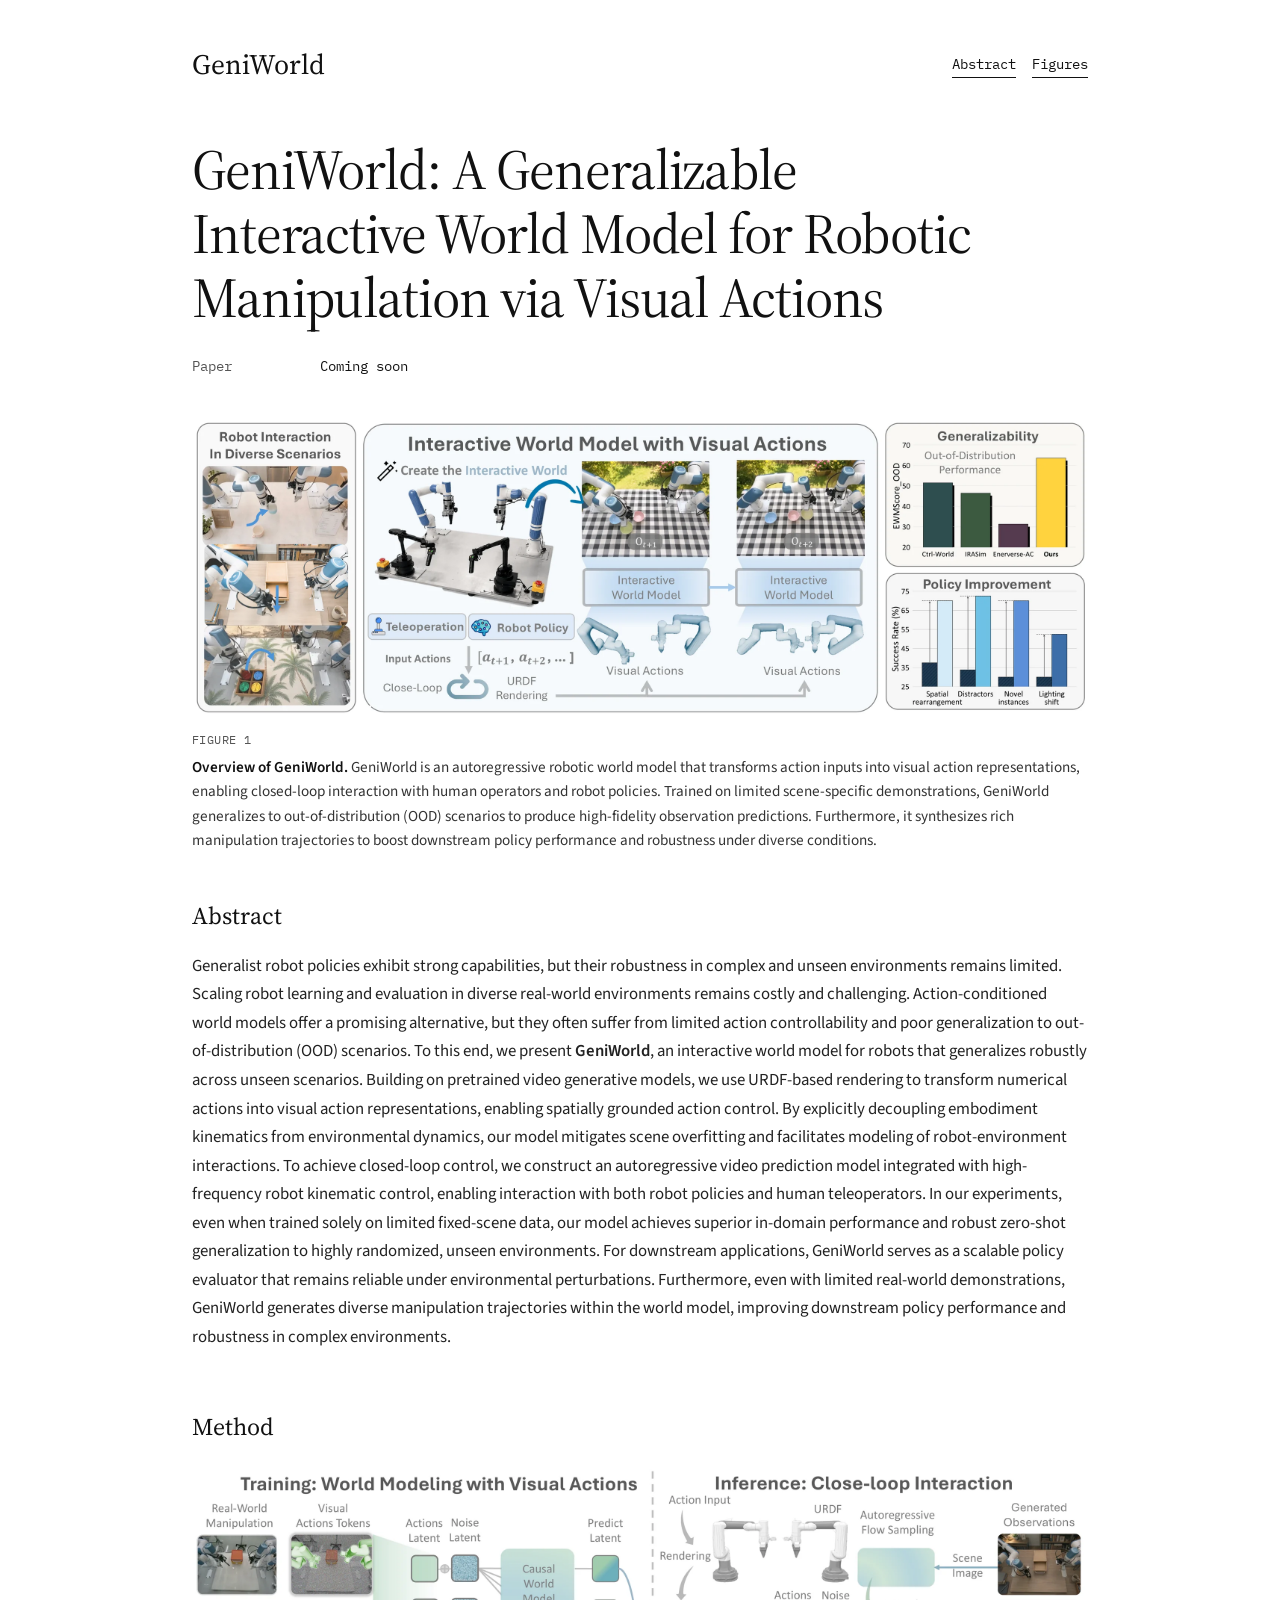
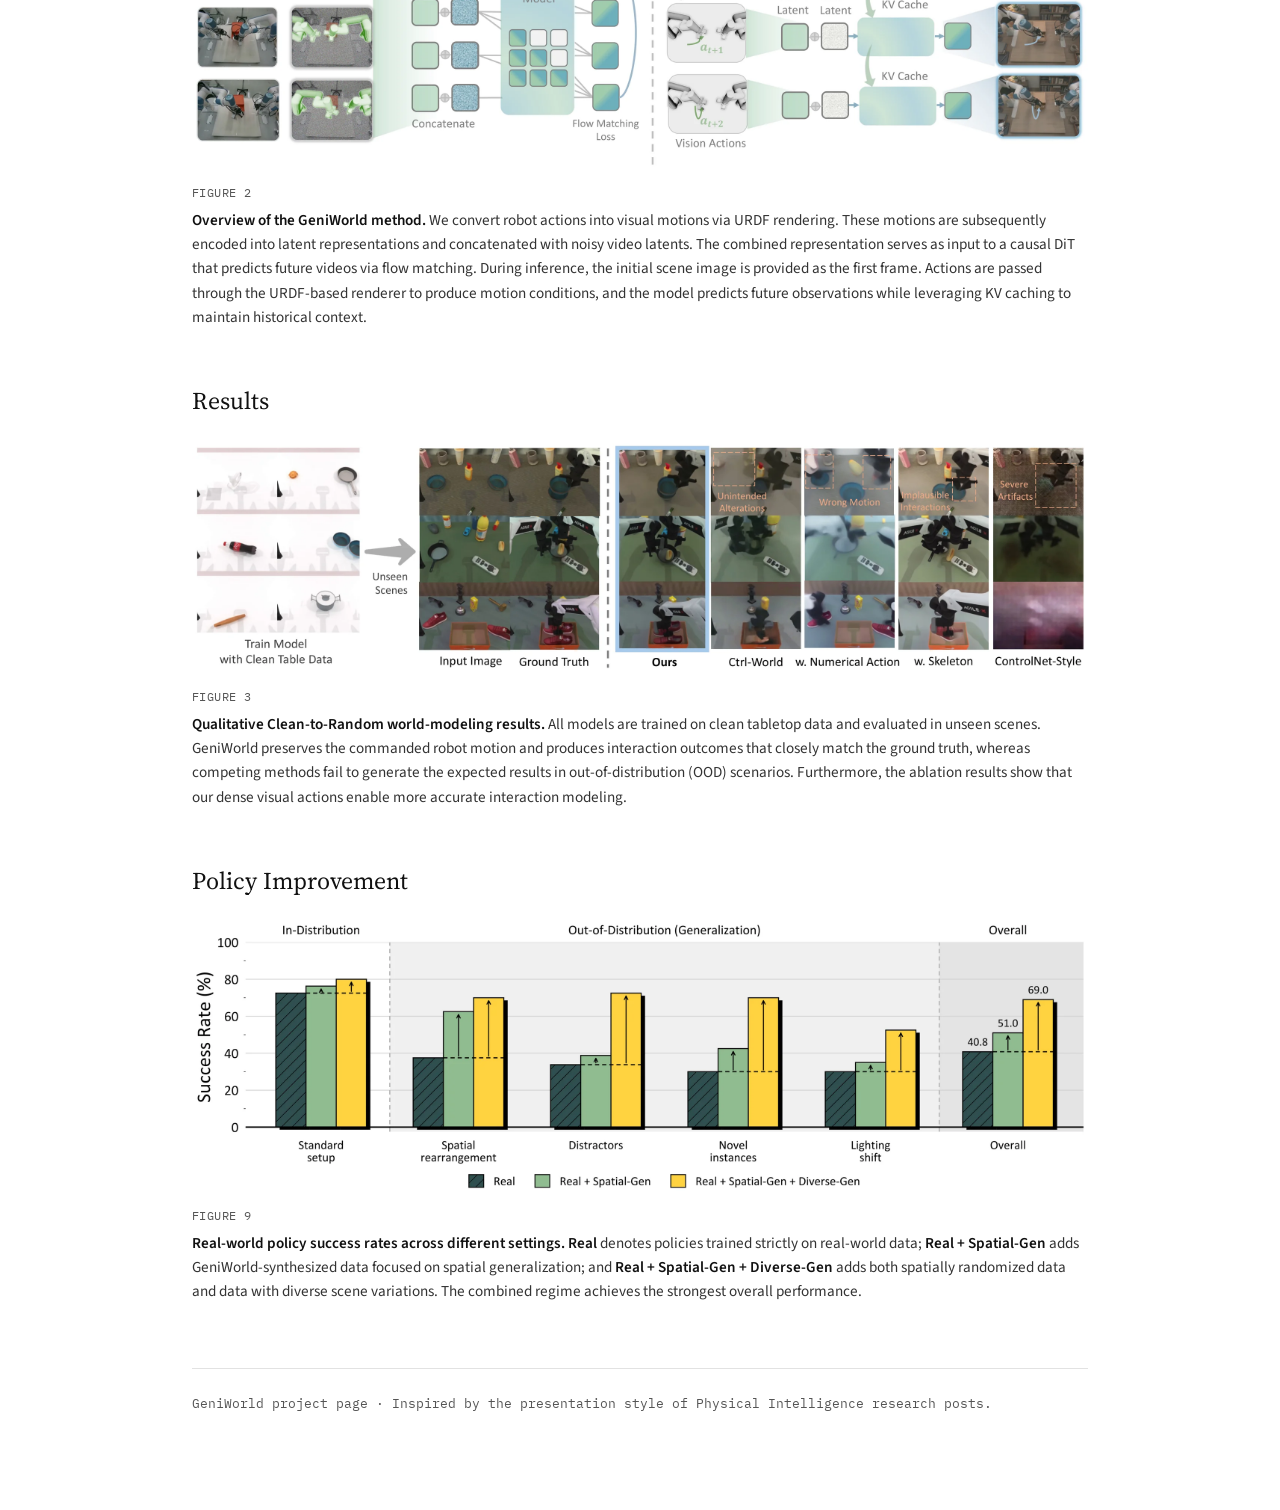
<file: GeniWorld/index.html>
<!DOCTYPE html>
<html lang="en">
  <head>
    <meta charset="utf-8" />
    <meta name="viewport" content="width=device-width, initial-scale=1" />
    <title>GeniWorld: A Generalizable Interactive World Model for Robotic Manipulation via Visual Actions</title>
    <meta
      name="description"
      content="GeniWorld is an interactive world model for robots that generalizes robustly across unseen scenarios via visual action representations."
    />
    <link rel="preconnect" href="https://fonts.googleapis.com" />
    <link rel="preconnect" href="https://fonts.gstatic.com" crossorigin />
    <link
      href="https://fonts.googleapis.com/css2?family=IBM+Plex+Mono:wght@400;500&family=Source+Sans+3:wght@400;500;600&family=Source+Serif+4:opsz,wght@8..60,400;8..60,600&display=swap"
      rel="stylesheet"
    />
    <link rel="stylesheet" href="styles.css" />
  </head>
  <body>
    <div class="page">
      <header class="site-header">
        <a class="brand" href="#">GeniWorld</a>
        <nav class="nav" aria-label="Primary">
          <a href="#abstract">Abstract</a>
          <a href="#figures">Figures</a>
        </nav>
      </header>

      <section class="hero">
        <h1>
          GeniWorld: A Generalizable Interactive World Model for Robotic
          Manipulation via Visual Actions
        </h1>
        <dl class="meta">
          <dt>Paper</dt>
          <dd>Coming soon</dd>
        </dl>
      </section>

      <figure class="figure figure--hero" id="figure-1">
        <div class="figure-frame">
          <picture>
            <source srcset="assets/figures/figure1.webp" type="image/webp" />
            <img
              src="assets/figures/figure1.png"
              alt="Overview of GeniWorld: an autoregressive robotic world model with visual action representations"
              loading="eager"
            />
          </picture>
        </div>
        <figcaption class="figure-caption">
          <div class="figure-label">Figure 1</div>
          <span class="caption-title">Overview of GeniWorld.</span>
          GeniWorld is an autoregressive robotic world model that transforms
          action inputs into visual action representations, enabling closed-loop
          interaction with human operators and robot policies. Trained on limited
          scene-specific demonstrations, GeniWorld generalizes to
          out-of-distribution (OOD) scenarios to produce high-fidelity
          observation predictions. Furthermore, it synthesizes rich manipulation
          trajectories to boost downstream policy performance and robustness
          under diverse conditions.
        </figcaption>
      </figure>

      <section class="abstract" id="abstract">
        <h2>Abstract</h2>
        <p>
          Generalist robot policies exhibit strong capabilities, but their
          robustness in complex and unseen environments remains limited. Scaling
          robot learning and evaluation in diverse real-world environments
          remains costly and challenging. Action-conditioned world models offer
          a promising alternative, but they often suffer from limited action
          controllability and poor generalization to out-of-distribution (OOD)
          scenarios. To this end, we present
          <span class="model-name">GeniWorld</span>, an interactive world model
          for robots that generalizes robustly across unseen scenarios. Building
          on pretrained video generative models, we use URDF-based rendering to
          transform numerical actions into visual action representations,
          enabling spatially grounded action control. By explicitly decoupling
          embodiment kinematics from environmental dynamics, our model mitigates
          scene overfitting and facilitates modeling of robot-environment
          interactions. To achieve closed-loop control, we construct an
          autoregressive video prediction model integrated with high-frequency
          robot kinematic control, enabling interaction with both robot policies
          and human teleoperators. In our experiments, even when trained solely
          on limited fixed-scene data, our model achieves superior in-domain
          performance and robust zero-shot generalization to highly randomized,
          unseen environments. For downstream applications, GeniWorld serves as
          a scalable policy evaluator that remains reliable under environmental
          perturbations. Furthermore, even with limited real-world
          demonstrations, GeniWorld generates diverse manipulation trajectories
          within the world model, improving downstream policy performance and
          robustness in complex environments.
        </p>
      </section>

      <div id="figures">
        <section class="section">
          <h2 class="section-heading">Method</h2>
          <figure class="figure" id="figure-2">
            <div class="figure-frame">
              <picture>
                <source srcset="assets/figures/figure2.webp" type="image/webp" />
                <img
                  src="assets/figures/figure2.png"
                  alt="Overview of the GeniWorld method with URDF rendering and causal DiT"
                  loading="lazy"
                />
              </picture>
            </div>
            <figcaption class="figure-caption">
              <div class="figure-label">Figure 2</div>
              <span class="caption-title">Overview of the GeniWorld method.</span>
              We convert robot actions into visual motions via URDF rendering.
              These motions are subsequently encoded into latent representations
              and concatenated with noisy video latents. The combined
              representation serves as input to a causal DiT that predicts future
              videos via flow matching. During inference, the initial scene image
              is provided as the first frame. Actions are passed through the
              URDF-based renderer to produce motion conditions, and the model
              predicts future observations while leveraging KV caching to
              maintain historical context.
            </figcaption>
          </figure>
        </section>

        <section class="section">
          <h2 class="section-heading">Results</h2>
          <figure class="figure" id="figure-3">
            <div class="figure-frame">
              <picture>
                <source srcset="assets/figures/figure3.webp" type="image/webp" />
                <img
                  src="assets/figures/figure3.png"
                  alt="Qualitative Clean-to-Random world-modeling results comparing GeniWorld with baselines"
                  loading="lazy"
                />
              </picture>
            </div>
            <figcaption class="figure-caption">
              <div class="figure-label">Figure 3</div>
              <span class="caption-title"
                >Qualitative Clean-to-Random world-modeling results.</span
              >
              All models are trained on clean tabletop data and evaluated in
              unseen scenes. GeniWorld preserves the commanded robot motion and
              produces interaction outcomes that closely match the ground truth,
              whereas competing methods fail to generate the expected results in
              out-of-distribution (OOD) scenarios. Furthermore, the ablation
              results show that our dense visual actions enable more accurate
              interaction modeling.
            </figcaption>
          </figure>
        </section>

        <section class="section">
          <h2 class="section-heading">Policy Improvement</h2>
          <figure class="figure" id="figure-9">
            <div class="figure-frame">
              <picture>
                <source srcset="assets/figures/figure9.webp" type="image/webp" />
                <img
                  src="assets/figures/figure9.png"
                  alt="Real-world policy success rates across different GeniWorld data augmentation settings"
                  loading="lazy"
                />
              </picture>
            </div>
            <figcaption class="figure-caption">
              <div class="figure-label">Figure 9</div>
              <span class="caption-title"
                >Real-world policy success rates across different settings.</span
              >
              <strong>Real</strong> denotes policies trained strictly on
              real-world data;
              <strong>Real + Spatial-Gen</strong> adds GeniWorld-synthesized
              data focused on spatial generalization; and
              <strong>Real + Spatial-Gen + Diverse-Gen</strong> adds both
              spatially randomized data and data with diverse scene variations.
              The combined regime achieves the strongest overall performance.
            </figcaption>
          </figure>
        </section>
      </div>

      <footer class="footer">
        GeniWorld project page · Inspired by the presentation style of
        Physical Intelligence research posts.
      </footer>
    </div>
  </body>
</html>
</file>
<file: GeniWorld/styles.css>
:root {
  --bg: #ffffff;
  --fg: #111111;
  --muted: #555555;
  --border: rgba(17, 17, 17, 0.12);
  --link: #111111;
  --caption: #333333;
  --serif: "Source Serif 4", "Iowan Old Style", "Palatino Linotype", Palatino, Georgia, serif;
  --sans: "Source Sans 3", "IBM Plex Sans", "Helvetica Neue", Helvetica, Arial, sans-serif;
  --mono: "IBM Plex Mono", "SF Mono", ui-monospace, Menlo, Consolas, monospace;
  --content: 56rem;
  --media: 56rem;
}

*,
*::before,
*::after {
  box-sizing: border-box;
}

html {
  scroll-behavior: smooth;
}

body {
  margin: 0;
  background: var(--bg);
  color: var(--fg);
  font-family: var(--mono);
  font-size: 0.875rem;
  line-height: 1.65;
  -webkit-font-smoothing: antialiased;
  -moz-osx-font-smoothing: grayscale;
  text-rendering: optimizeLegibility;
}

a {
  color: var(--link);
  text-decoration: underline;
  text-underline-offset: 0.2em;
  text-decoration-thickness: 1px;
}

a:hover {
  text-decoration-thickness: 2px;
  color: rgba(17, 17, 17, 0.7);
}

.page {
  width: min(100%, calc(var(--content) + 6rem));
  margin: 0 auto;
  padding: 1.5rem 1rem 4rem;
}

@media (min-width: 768px) {
  .page {
    padding: 3rem 3rem 6rem;
  }
}

.site-header {
  max-width: var(--content);
  margin: 0 auto 3.5rem;
  display: flex;
  flex-wrap: wrap;
  justify-content: space-between;
  align-items: center;
  gap: 1rem;
}

.brand {
  font-family: var(--serif);
  font-size: 1.75rem;
  line-height: 1.2;
  text-decoration: none;
  color: var(--fg);
}

.brand:hover {
  color: var(--fg);
  text-decoration: none;
}

.nav {
  display: flex;
  gap: 1rem;
}

.nav a {
  text-underline-offset: 0.5rem;
}

.hero {
  max-width: var(--content);
  margin: 0 auto 2.5rem;
}

.hero h1 {
  margin: 0 0 1.5rem;
  font-family: var(--serif);
  font-size: clamp(2.25rem, 5vw, 3.5rem);
  font-weight: 400;
  line-height: 1.15;
  letter-spacing: -0.02em;
  text-wrap: balance;
}

.meta {
  display: grid;
  grid-template-columns: 1fr;
  gap: 0.35rem 1rem;
  font-family: var(--mono);
  font-size: 0.875rem;
  margin-bottom: 0.5rem;
}

@media (min-width: 768px) {
  .meta {
    grid-template-columns: 7.5rem 1fr;
    gap: 0.25rem 0.5rem;
  }
}

.meta dt {
  color: var(--muted);
}

.meta dd {
  margin: 0;
}

.meta a {
  color: var(--fg);
}

.figure {
  width: min(100%, var(--media));
  margin: 0 auto 2.5rem;
}

.figure--hero {
  margin-bottom: 2.75rem;
}

.figure-frame {
  background: transparent;
  border: none;
  border-radius: 0;
  overflow: hidden;
  box-shadow: none;
}

.figure-frame img,
.figure-frame video {
  display: block;
  width: 100%;
  height: auto;
  vertical-align: middle;
}

.figure-caption {
  max-width: var(--content);
  margin: 0.9rem auto 0;
  color: var(--caption);
  font-family: var(--sans);
  font-size: 0.95rem;
  line-height: 1.6;
}

.figure-caption strong,
.figure-caption .caption-title {
  font-weight: 600;
  color: var(--fg);
}

.figure-label {
  font-family: var(--mono);
  font-size: 0.75rem;
  letter-spacing: 0.04em;
  text-transform: uppercase;
  color: var(--muted);
  margin-bottom: 0.35rem;
}

.abstract {
  max-width: var(--content);
  margin: 0 auto 3.5rem;
}

.abstract h2 {
  margin: 0 0 1rem;
  font-family: var(--serif);
  font-size: 1.5rem;
  font-weight: 400;
}

.abstract p {
  margin: 0;
  font-family: var(--sans);
  font-size: 1.05rem;
  line-height: 1.7;
  color: #222;
}

.abstract .model-name {
  font-weight: 600;
}

.section {
  margin-bottom: 3.25rem;
}

.section-heading {
  max-width: var(--content);
  margin: 0 auto 1.25rem;
  font-family: var(--serif);
  font-size: 1.5rem;
  font-weight: 400;
}

.footer {
  max-width: var(--content);
  margin: 4rem auto 0;
  padding-top: 1.5rem;
  border-top: 1px solid var(--border);
  color: var(--muted);
  font-size: 0.8rem;
}
</file>
